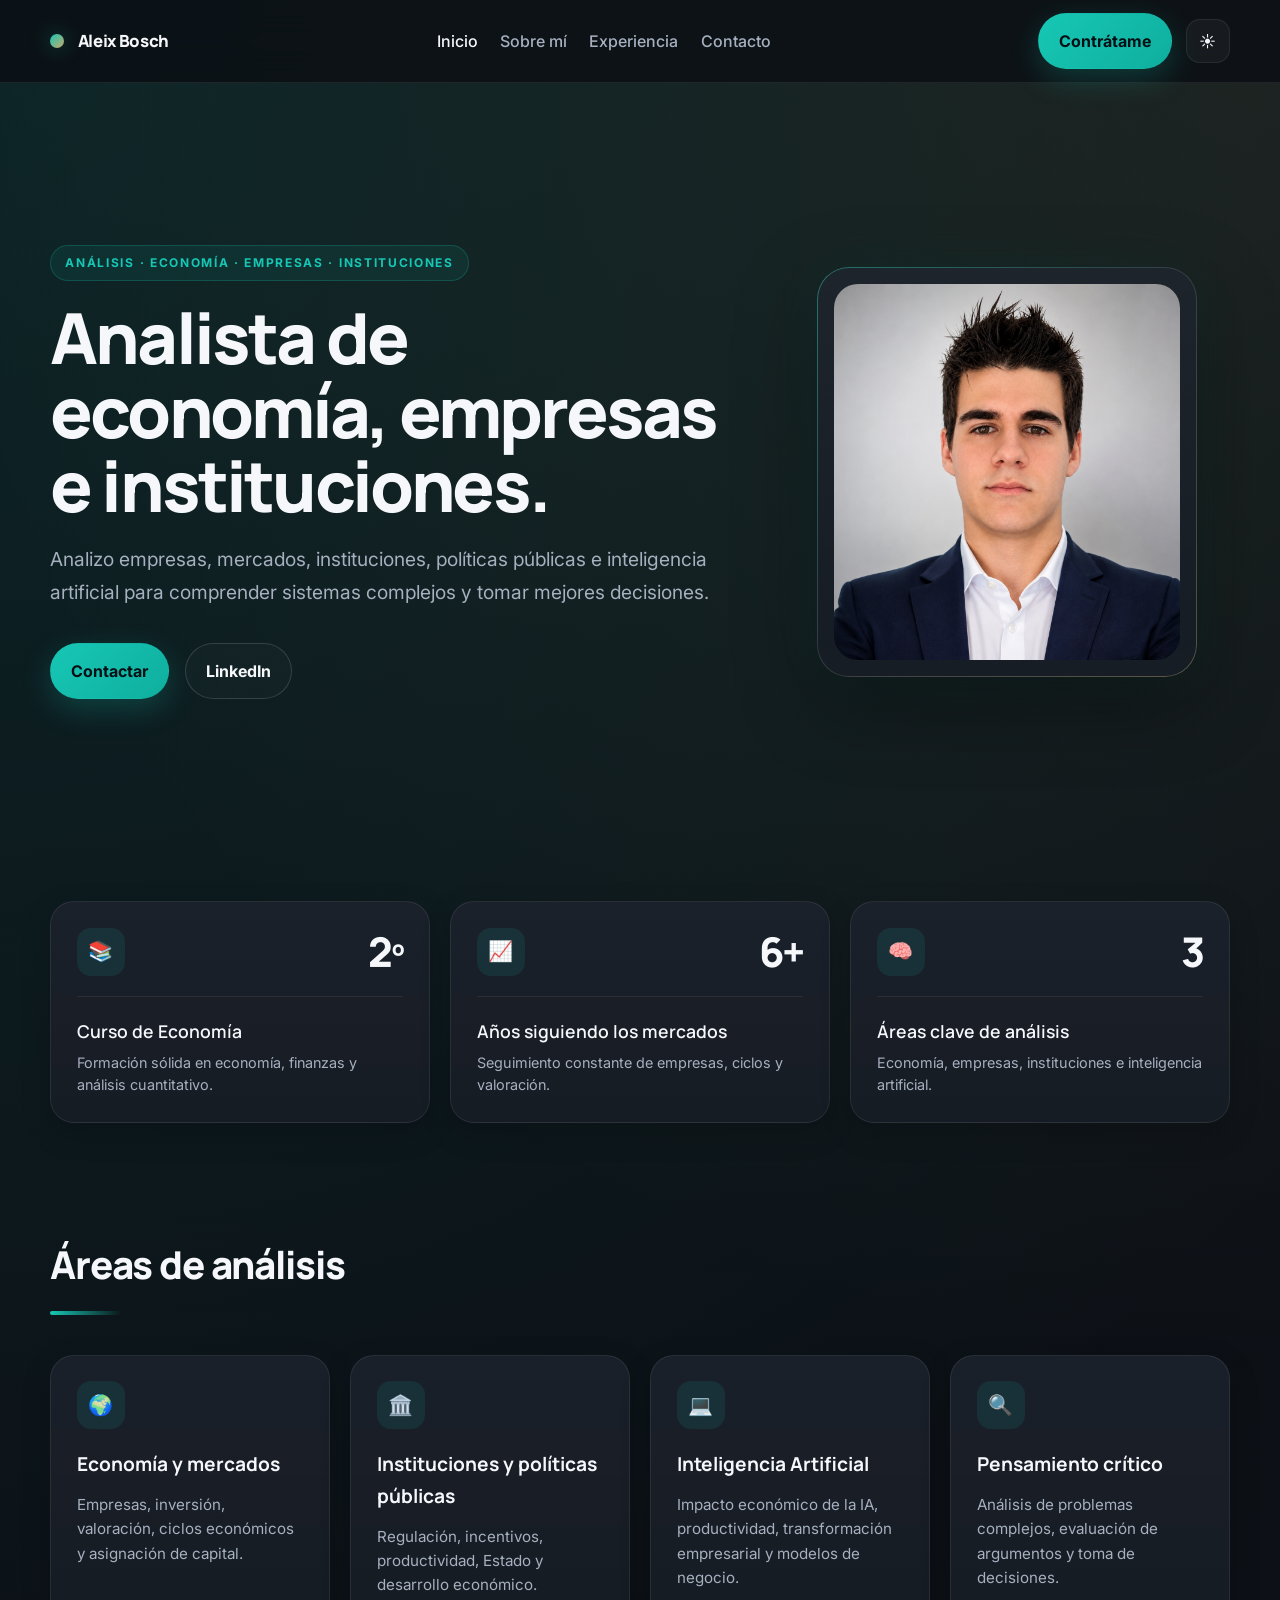
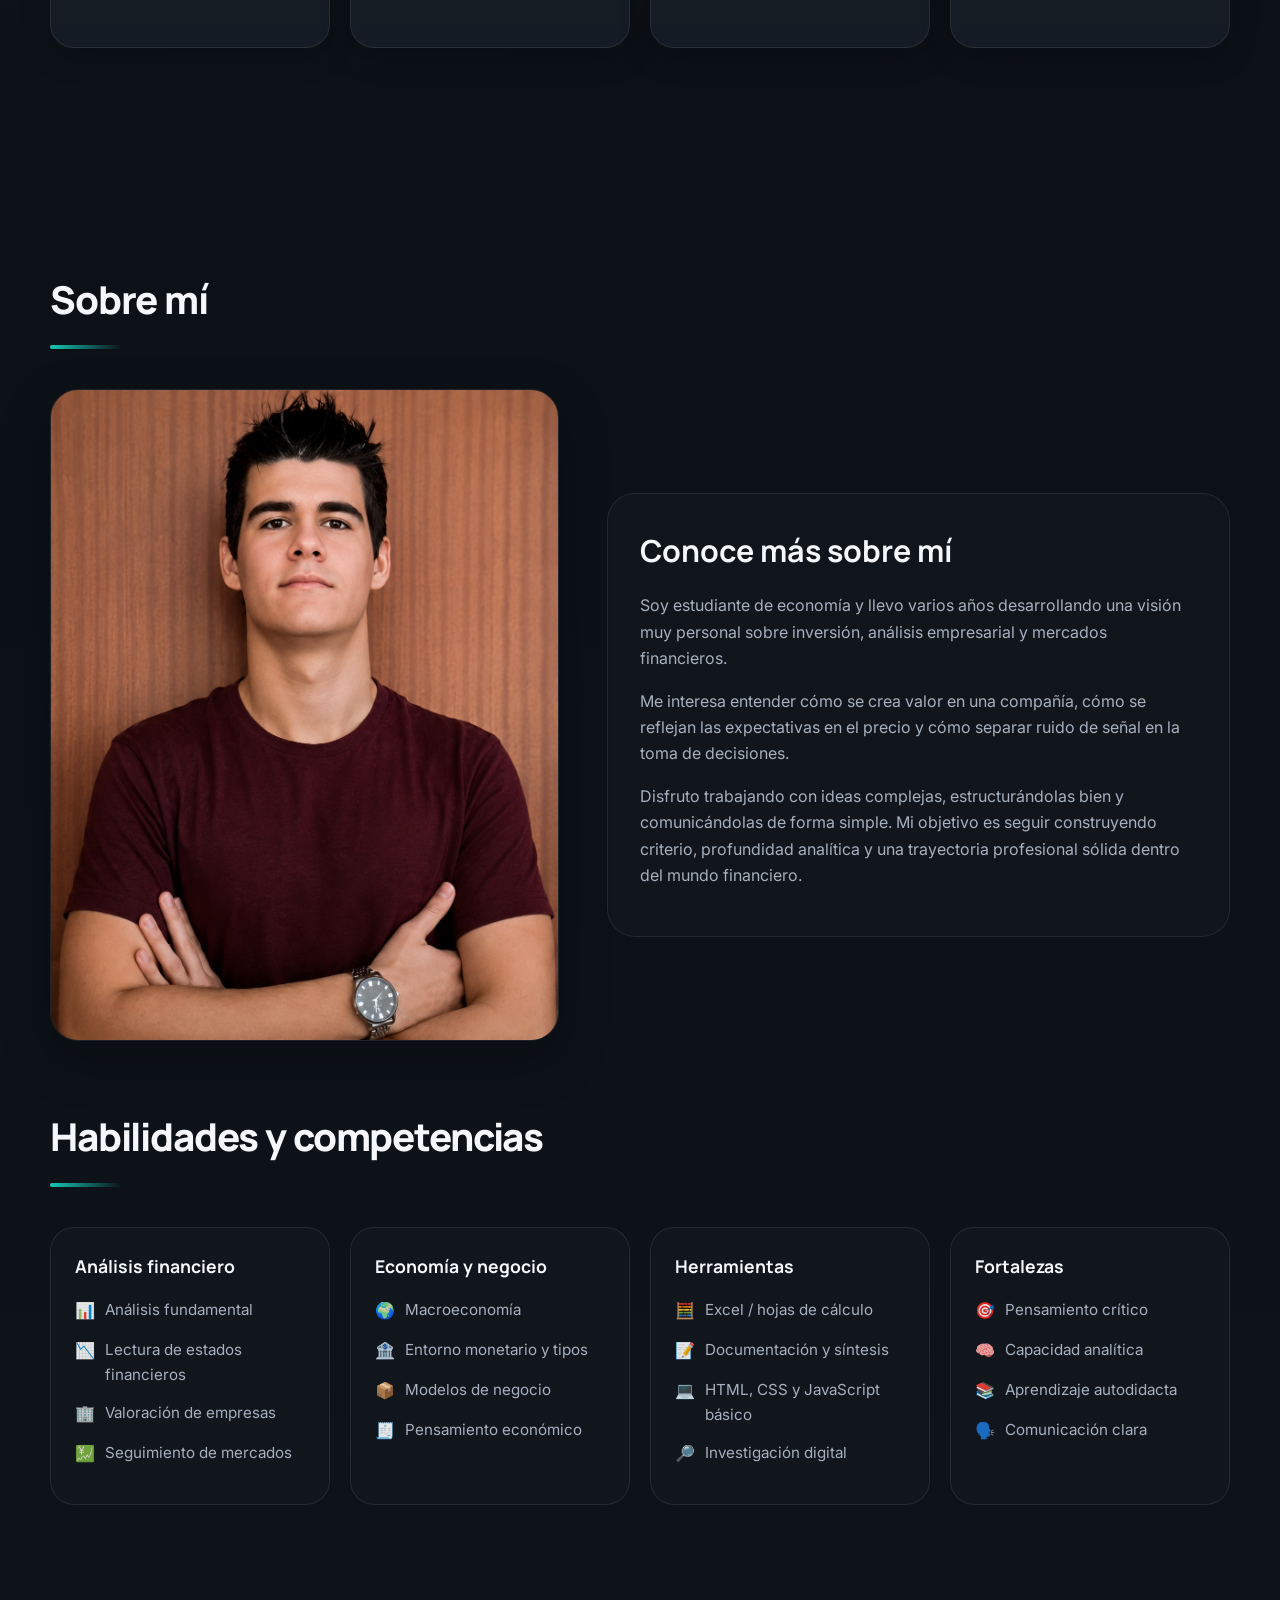
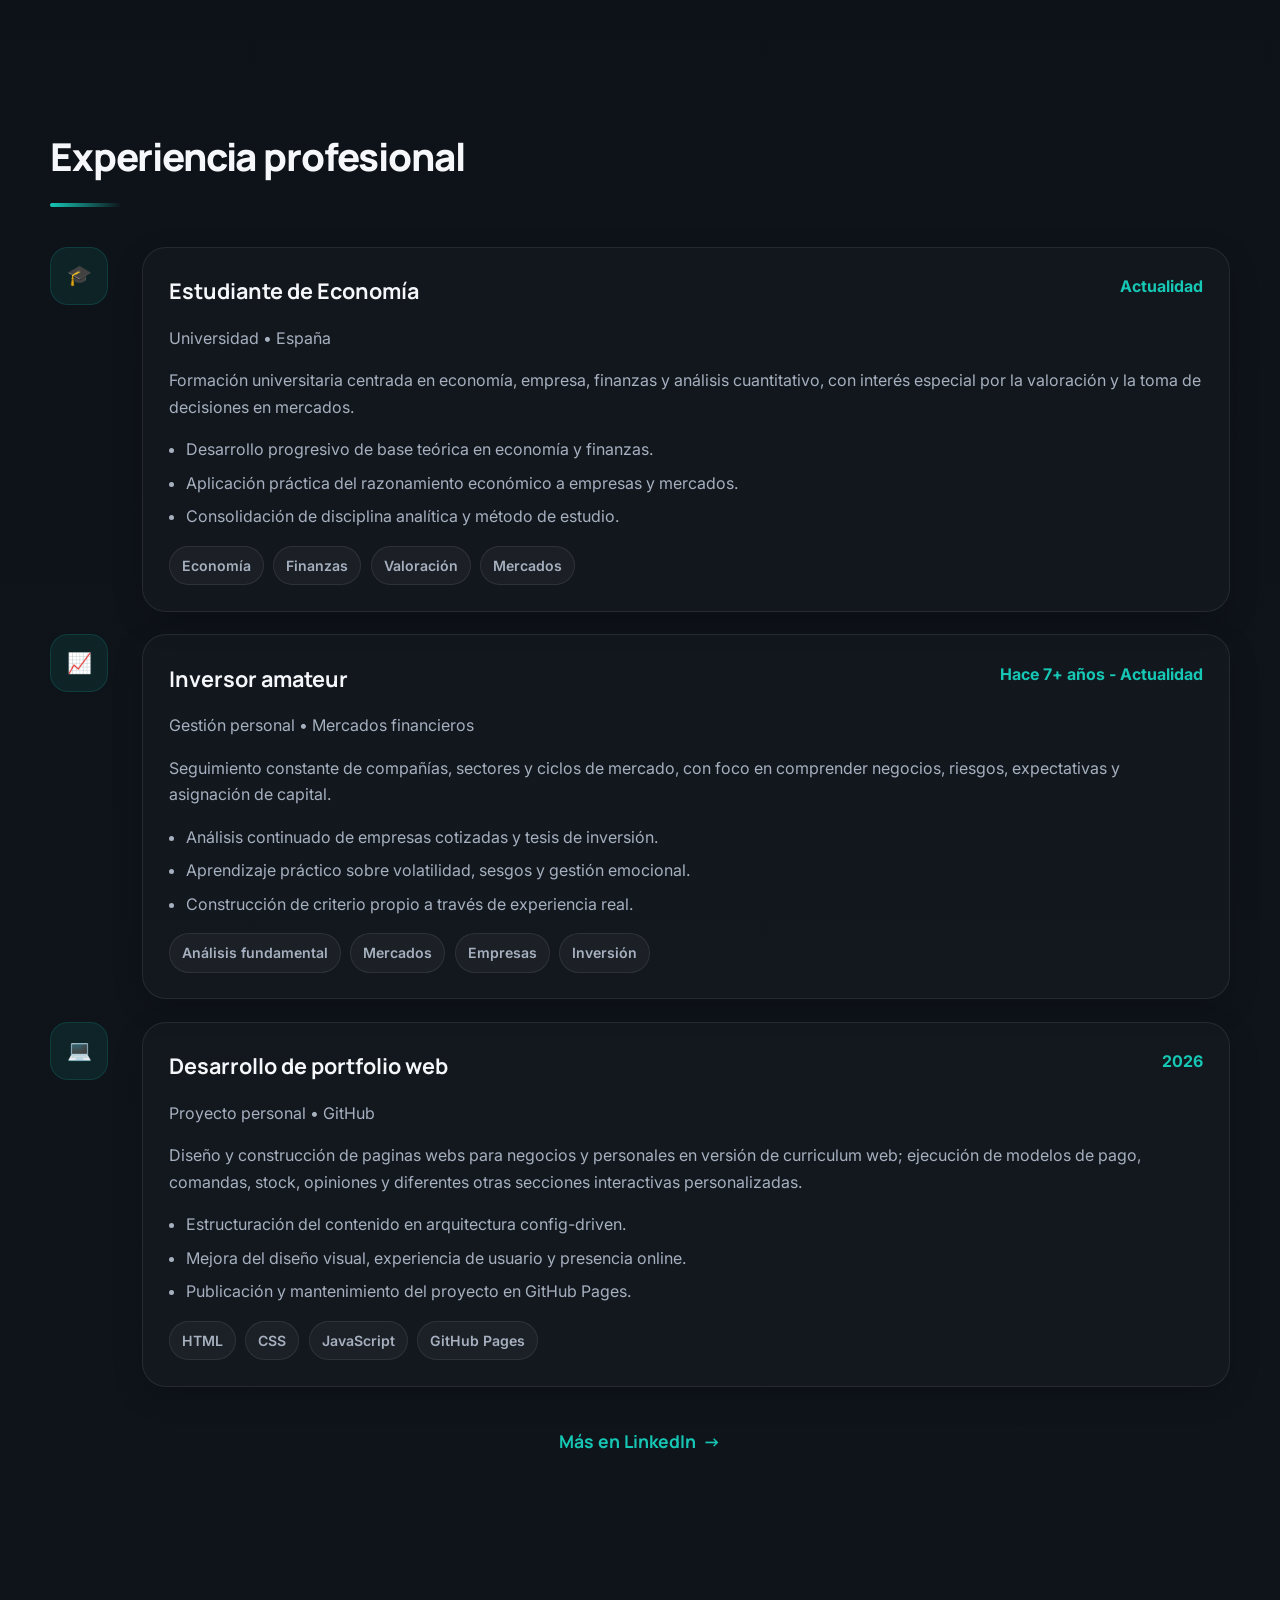
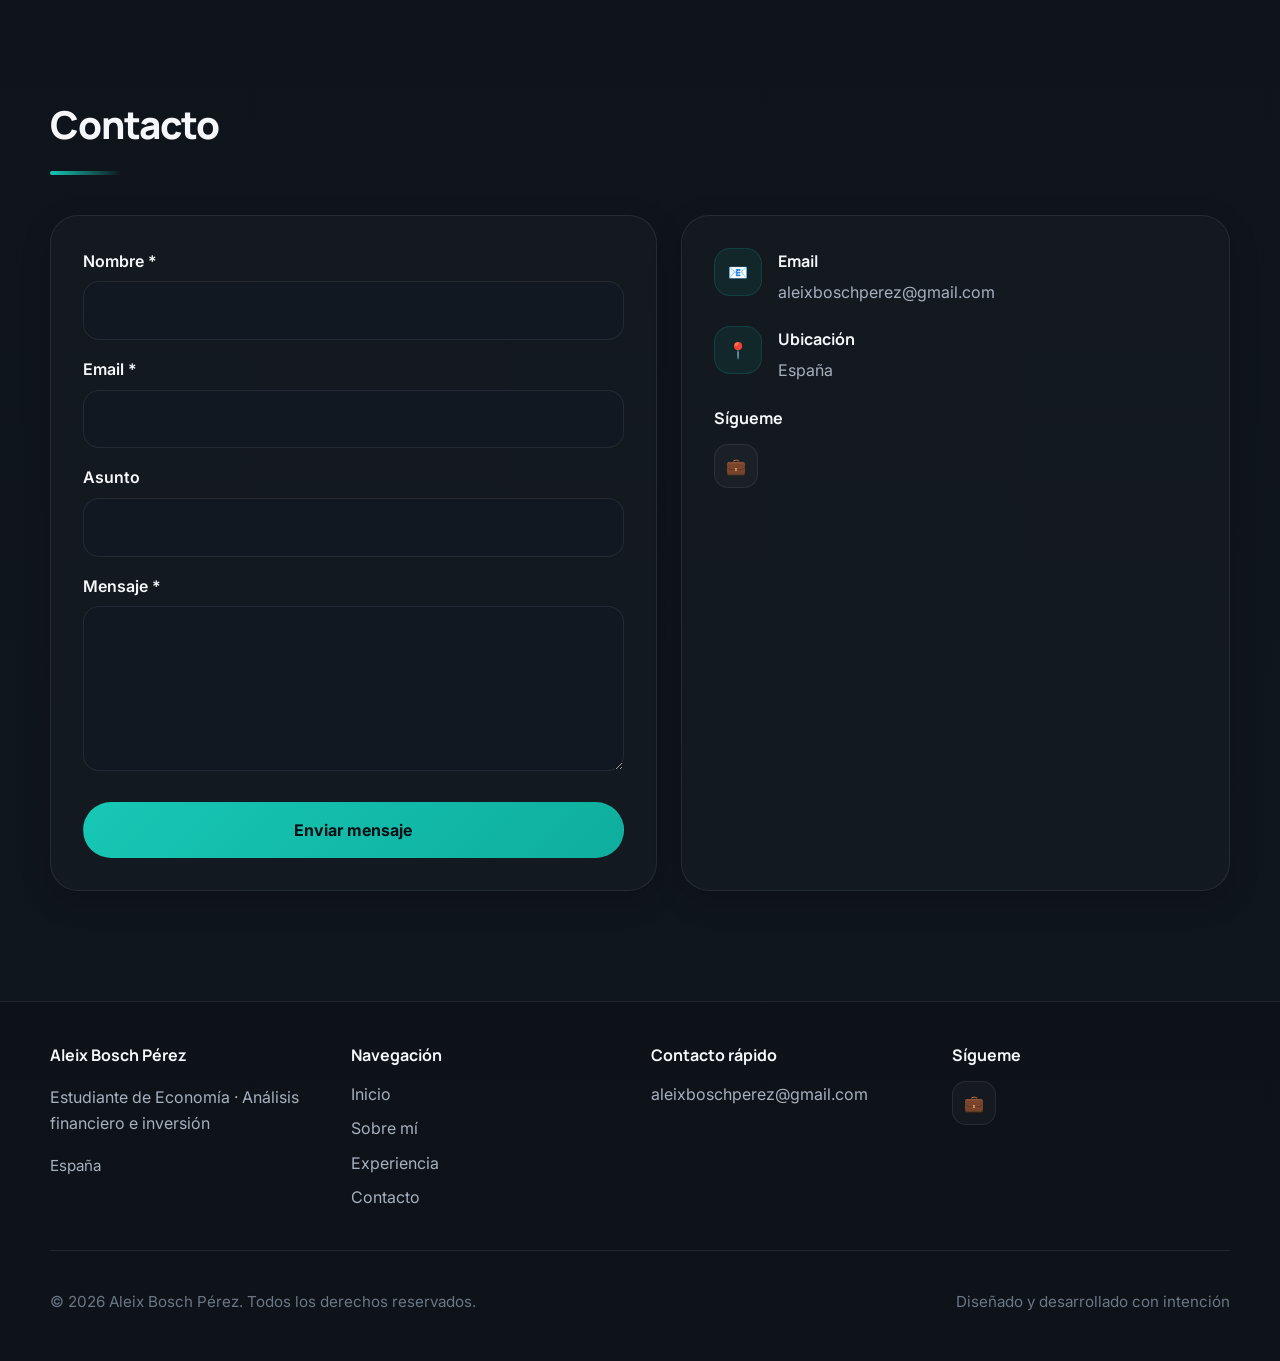
<file: index.html>
<!DOCTYPE html>
<html lang="es">
<head>
    <meta charset="UTF-8">
    <meta name="viewport" content="width=device-width, initial-scale=1.0">

    <!-- SEO -->
    <meta
        name="description"
        content="Aleix Bosch Pérez - Economista e Inversor especializado en análisis financiero, valoración de empresas y mercados."
    >
    <meta
        name="keywords"
        content="economista, inversor, análisis financiero, análisis fundamental, valoración de empresas, mercados financieros, portfolio, Aleix Bosch"
    >
    <meta name="author" content="Aleix Bosch Pérez">
    <meta name="robots" content="index, follow">
    <meta name="theme-color" content="#0b0f14">
    <link rel="canonical" href="https://aleixbbpp.github.io/CURRICULUMWEB2/">
    <link rel="manifest" href="site.webmanifest">

    <!-- Open Graph -->
    <meta property="og:title" content="Aleix Bosch Pérez - Economista e Inversor">
    <meta
        property="og:description"
        content="Portfolio profesional de Aleix Bosch Pérez. Economía, inversión, análisis empresarial y proyectos digitales."
    >
    <meta
        property="og:image"
        content="https://aleixbbpp.github.io/CURRICULUMWEB2/assets/images/avatar.jpg"
    >
    <meta property="og:url" content="https://aleixbbpp.github.io/CURRICULUMWEB2/">
    <meta property="og:type" content="website">
    <meta property="og:locale" content="es_ES">
    <meta property="og:site_name" content="Aleix Bosch Pérez">
    <meta property="og:image:alt" content="Retrato de Aleix Bosch Pérez">

    <!-- Twitter Card -->
    <meta name="twitter:card" content="summary_large_image">
    <meta name="twitter:title" content="Aleix Bosch Pérez - Portfolio Profesional">
    <meta
        name="twitter:description"
        content="Economista e inversor especializado en análisis financiero y mercados."
    >
    <meta
        name="twitter:image"
        content="https://aleixbbpp.github.io/CURRICULUMWEB2/assets/images/avatar.jpg"
    >

    <title>Aleix Bosch Pérez - Economista e Inversor | Portfolio Profesional</title>

    <!-- Google Fonts -->
    <link rel="preconnect" href="https://fonts.googleapis.com">
    <link rel="preconnect" href="https://fonts.gstatic.com" crossorigin>
    <link
        href="https://fonts.googleapis.com/css2?family=Inter:wght@400;500;600;700;800&family=Manrope:wght@500;600;700;800&display=swap"
        rel="stylesheet"
    >

    <!-- AOS -->
    <link href="https://unpkg.com/aos@2.3.1/dist/aos.css" rel="stylesheet">

    <!-- CSS -->
    <link rel="stylesheet" href="css/styles.css">

    <!-- JSON-LD: Person -->
    <script type="application/ld+json">
    {
      "@context": "https://schema.org",
      "@type": "Person",
      "name": "Aleix Bosch Pérez",
      "url": "https://aleixbbpp.github.io/CURRICULUMWEB2/",
      "image": "https://aleixbbpp.github.io/CURRICULUMWEB2/assets/images/avatar.jpg",
      "jobTitle": "Estudiante de Economía · Análisis financiero e inversión",
      "email": "mailto:aleixboschperez@gmail.com",
      "nationality": "ES",
      "sameAs": ["https://github.com/AleixBBPP"],
      "knowsAbout": ["Análisis fundamental", "Valoración de empresas", "Macroeconomía", "Mercados financieros"]
    }
    </script>
</head>
<body class="theme-premium">
    <a href="#main-content" class="skip-link">Saltar al contenido</a>

    <!-- LOADER -->
    <div id="loader" class="loader" aria-hidden="true">
        <div class="spinner"></div>
    </div>

    <!-- PROGRESS BAR -->
    <div class="scroll-progress" id="scroll-progress"></div>

    <!-- NAVBAR -->
    <nav id="navbar" class="navbar">
        <div class="container">
            <a href="#home" class="logo" aria-label="Ir al inicio">
                <span class="logo-mark"></span>
                <span class="logo-text">Aleix Bosch</span>
            </a>

            <button
                class="menu-toggle"
                id="menu-toggle"
                aria-label="Abrir menú"
                aria-expanded="false"
                aria-controls="nav-menu"
            >
                <span></span>
                <span></span>
                <span></span>
            </button>

            <ul class="nav-menu" id="nav-menu">
                <li><a href="#home" class="nav-link">Inicio</a></li>
                <li><a href="#about" class="nav-link">Sobre mí</a></li>
                <li><a href="#experience" class="nav-link">Experiencia</a></li>
                <li><a href="#contact" class="nav-link">Contacto</a></li>
            </ul>

            <div class="nav-actions">
                <a href="#contact" class="btn-nav-cta">Contrátame</a>
                <button class="theme-toggle" id="theme-toggle" aria-label="Cambiar tema">
                    <span class="theme-icon">🌙</span>
                </button>
            </div>
        </div>
    </nav>

    <!-- MAIN -->
    <main id="main-content">

        <!-- HERO -->
        <section id="home" class="section section-home">
            <div class="container">
                <div class="hero-content" id="hero-content">
                    <!-- main.js renderiza aquí -->
                </div>
            </div>
        </section>

        <!-- STATS -->
        <section class="section section-stats">
            <div class="container">
                <div class="stats-grid" id="stats-grid">
                    <!-- main.js renderiza aquí -->
                </div>
            </div>
        </section>

        <!-- ÁREAS DE ANÁLISIS -->
        <section id="areas" class="section section-areas">
            <div class="container">
                <h2 class="section-title" data-aos="fade-up">Áreas de análisis</h2>
                <div class="areas-grid" id="areas-grid">
                    <!-- main.js renderiza aquí -->
                </div>
            </div>
        </section>

        <!-- ABOUT -->
        <section id="about" class="section section-about">
            <div class="container">
                <h2 class="section-title" data-aos="fade-up">Sobre mí</h2>
                <div id="about-content">
                    <!-- main.js renderiza aquí -->
                </div>
            </div>
        </section>

        <!-- EXPERIENCE -->
        <section id="experience" class="section section-experience">
            <div class="container">
                <h2 class="section-title" data-aos="fade-up">Experiencia profesional</h2>
                <div id="experience-content">
                    <!-- main.js renderiza aquí -->
                </div>
            </div>
        </section>
        <!-- CONTACT -->
        <section id="contact" class="section section-contact">
            <div class="container">
                <h2 class="section-title" data-aos="fade-up">Contacto</h2>
                <div id="contact-content">
                    <!-- main.js renderiza aquí -->
                </div>
            </div>
        </section>

    </main>

    <!-- FOOTER -->
    <footer class="footer" id="footer">
        <!-- main.js renderiza aquí -->
    </footer>


    <!-- BACK TO TOP -->
    <button class="back-to-top" id="back-to-top" aria-label="Volver arriba">
        ↑
    </button>

    <!-- SCRIPTS -->
    <script src="https://unpkg.com/aos@2.3.1/dist/aos.js" defer></script>
    <script src="js/config.js" defer></script>
    <script src="js/main.js" defer></script>
</body>
</html>
</file>
<file: css/styles.css>
:root {
    --radius-sm: 12px;
    --radius-md: 18px;
    --radius-lg: 28px;
    --radius-full: 999px;

    --container: 1180px;

    --space-xs: 0.5rem;
    --space-sm: 0.875rem;
    --space-md: 1.25rem;
    --space-lg: 2rem;
    --space-xl: 3rem;
    --space-2xl: 5rem;

    --font-display: 'Manrope', sans-serif;
    --font-body: 'Inter', sans-serif;

    --transition: 0.28s ease;
}

/* Accessibility: skip link */
.skip-link {
    position: absolute;
    left: -9999px;
    top: 0;
    background: #0b0f14;
    color: #fff;
    padding: 0.75rem 1rem;
    z-index: 10000;
    border-radius: 0 0 8px 0;
    text-decoration: none;
    font-weight: 600;
}
.skip-link:focus {
    left: 0;
    outline: 2px solid #17c7b5;
    outline-offset: 2px;
}
html[data-theme="dark"] {
    --color-bg: #0b0f14;
    --color-bg-soft: #10161d;
    --color-surface: #121821;
    --color-surface-2: #18212b;
    --color-surface-3: #1d2833;

    --color-text: #f5f7fa;
    --color-text-secondary: #a6b0bf;
    --color-text-muted: #6b7686;

    --color-primary: #17c7b5;
    --color-primary-hover: #10b3a3;
    --color-accent: #c8a96b;

    --color-border: rgba(255, 255, 255, 0.08);
    --color-border-strong: rgba(255, 255, 255, 0.14);

    --shadow-sm: 0 10px 30px rgba(0, 0, 0, 0.18);
    --shadow-md: 0 18px 50px rgba(0, 0, 0, 0.28);
    --shadow-lg: 0 24px 80px rgba(0, 0, 0, 0.38);

}

html[data-theme="light"] {
    --color-bg: #f3f6f8;
    --color-bg-soft: #ffffff;
    --color-surface: #ffffff;
    --color-surface-2: #edf2f6;
    --color-surface-3: #e7edf2;

    --color-text: #0f1720;
    --color-text-secondary: #465363;
    --color-text-muted: #738091;

    --color-primary: #0f8f84;
    --color-primary-hover: #0c786f;
    --color-accent: #b28746;

    --color-border: rgba(15, 23, 32, 0.08);
    --color-border-strong: rgba(15, 23, 32, 0.14);

    --shadow-sm: 0 10px 24px rgba(15, 23, 32, 0.06);
    --shadow-md: 0 18px 40px rgba(15, 23, 32, 0.1);
    --shadow-lg: 0 24px 60px rgba(15, 23, 32, 0.14);

}
html {
    scroll-behavior: smooth;
}

*,
*::before,
*::after {
    box-sizing: border-box;
}

body.theme-premium {
    margin: 0;
    font-family: var(--font-body);
    background:
        radial-gradient(circle at top left, color-mix(in srgb, var(--color-primary) 12%, transparent), transparent 28%),
        radial-gradient(circle at top right, color-mix(in srgb, var(--color-accent) 10%, transparent), transparent 22%),
        linear-gradient(180deg, var(--color-bg) 0%, var(--color-bg-soft) 100%);
    color: var(--color-text);
    line-height: 1.65;
    min-height: 100vh;
    transition: background var(--transition), color var(--transition);
}

img {
    max-width: 100%;
    display: block;
    height: auto;
}

a {
    color: inherit;
    text-decoration: none;
}

button,
input,
textarea {
    font: inherit;
}

ul,
ol {
    margin: 0;
    padding: 0;
}

.container {
    width: min(100% - 2rem, var(--container));
    margin: 0 auto;
}

.section {
    position: relative;
    padding: 110px 0;
}

.section-title {
    font-family: var(--font-display);
    font-size: clamp(2rem, 3vw, 3rem);
    font-weight: 800;
    letter-spacing: -0.03em;
    margin: 0 0 2.5rem;
    text-align: left;
}

.section-title::after {
    content: "";
    display: block;
    width: 72px;
    height: 4px;
    margin-top: 14px;
    border-radius: 999px;
    background: linear-gradient(90deg, var(--color-primary), transparent);
}

.highlight {
    color: var(--color-primary);
}

/* ====================================
   LOADER
==================================== */
.loader {
    position: fixed;
    inset: 0;
    background: rgba(11, 15, 20, 0.96);
    display: grid;
    place-items: center;
    z-index: 9999;
    transition: opacity 0.4s ease, visibility 0.4s ease;
}

.loader.hidden {
    opacity: 0;
    visibility: hidden;
}

.spinner {
    width: 54px;
    height: 54px;
    border-radius: 50%;
    border: 3px solid rgba(255, 255, 255, 0.08);
    border-top-color: var(--color-primary);
    animation: spin 0.8s linear infinite;
}

/* ====================================
   NAVBAR
==================================== */
.navbar {
    position: sticky;
    top: 0;
    z-index: 1000;
    background: color-mix(in srgb, var(--color-bg) 82%, transparent);
    border-bottom: 1px solid var(--color-border);
    backdrop-filter: blur(18px);
    -webkit-backdrop-filter: blur(18px);
    transition: background var(--transition), border-color var(--transition), box-shadow var(--transition);
}

.navbar.scrolled {
    background: color-mix(in srgb, var(--color-bg) 92%, transparent);
    box-shadow: var(--shadow-sm);
}

.navbar .container {
    min-height: 82px;
    display: flex;
    align-items: center;
    justify-content: space-between;
    gap: 1rem;
}

.logo {
    display: inline-flex;
    align-items: center;
    gap: 0.85rem;
    font-family: var(--font-display);
    font-weight: 800;
    font-size: 1.05rem;
    letter-spacing: -0.02em;
}

.logo-mark {
    width: 14px;
    height: 14px;
    border-radius: 50%;
    background: linear-gradient(135deg, var(--color-primary), var(--color-accent));
    box-shadow: 0 0 20px rgba(23, 199, 181, 0.35);
    flex-shrink: 0;
}

.logo-text {
    color: var(--color-text);
}

.nav-menu {
    display: flex;
    align-items: center;
    gap: 1.4rem;
    list-style: none;
}

.nav-link {
    color: var(--color-text-secondary);
    font-weight: 500;
    transition: color var(--transition);
    position: relative;
}

.nav-link:hover,
.nav-link.active {
    color: var(--color-text);
}

.nav-actions {
    display: flex;
    align-items: center;
    gap: 0.85rem;
}

.btn-nav-cta,
.btn,
button.btn {
    display: inline-flex;
    align-items: center;
    justify-content: center;
    gap: 0.5rem;
    min-height: 46px;
    padding: 0.85rem 1.25rem;
    border-radius: var(--radius-full);
    font-weight: 700;
    border: 1px solid transparent;
    transition:
        transform var(--transition),
        background var(--transition),
        border-color var(--transition),
        color var(--transition),
        box-shadow var(--transition);
    cursor: pointer;
}

.btn-nav-cta,
.btn-primary {
    background: linear-gradient(135deg, var(--color-primary), #0fae9e);
    color: #051014;
    box-shadow: 0 10px 30px rgba(23, 199, 181, 0.22);
}

.btn-nav-cta:hover,
.btn-primary:hover {
    transform: translateY(-2px);
    background: linear-gradient(135deg, #22dbc7, var(--color-primary-hover));
}

.btn-secondary {
    background: rgba(255, 255, 255, 0.02);
    color: var(--color-text);
    border-color: var(--color-border-strong);
}

.btn-secondary:hover {
    transform: translateY(-2px);
    background: rgba(255, 255, 255, 0.04);
    border-color: rgba(255, 255, 255, 0.22);
}

.theme-toggle,
.menu-toggle {
    background: rgba(255, 255, 255, 0.04);
    border: 1px solid var(--color-border);
    color: var(--color-text);
    border-radius: 14px;
}

.theme-toggle {
    width: 44px;
    height: 44px;
    display: grid;
    place-items: center;
}

.theme-icon {
    line-height: 1;
}

/* ====================================
   HERO
==================================== */
.section-home {
    padding-top: 70px;
    min-height: calc(100vh - 82px);
    display: flex;
    align-items: center;
}

.hero-shell {
    display: grid;
    grid-template-columns: 1.2fr 0.8fr;
    gap: 4rem;
    align-items: center;
}

.hero-copy {
    animation: hero-fade-in 0.9s cubic-bezier(0.22, 0.61, 0.36, 1) both;
}

.hero-visual {
    display: flex;
    justify-content: center;
    animation: hero-fade-in 0.9s cubic-bezier(0.22, 0.61, 0.36, 1) 0.15s both;
}

.hero-kicker {
    display: inline-flex;
    margin-bottom: 1.25rem;
    padding: 0.45rem 0.9rem;
    border-radius: var(--radius-full);
    border: 1px solid rgba(23, 199, 181, 0.22);
    background: rgba(23, 199, 181, 0.08);
    color: var(--color-primary);
    font-size: 0.75rem;
    font-weight: 700;
    letter-spacing: 0.14em;
    text-transform: uppercase;
}

.hero-greeting {
    font-family: var(--font-display);
    font-size: clamp(2.6rem, 5.5vw, 4.4rem);
    line-height: 1.05;
    font-weight: 800;
    letter-spacing: -0.04em;
    margin: 0 0 1.25rem;
    max-width: 16ch;
}

.hero-subtitle {
    max-width: 60ch;
    font-size: clamp(1.05rem, 1.5vw, 1.2rem);
    line-height: 1.7;
    color: var(--color-text-secondary);
    margin-bottom: 2.2rem;
}

.hero-cta {
    display: flex;
    flex-wrap: wrap;
    gap: 1rem;
    align-items: center;
}

.btn-arrow {
    display: inline-block;
    margin-left: 0.25rem;
    transition: transform 0.2s ease;
}

.btn-primary:hover .btn-arrow,
.btn-primary:focus-visible .btn-arrow {
    transform: translateX(4px);
}


.hero-avatar-wrap {
    width: min(100%, 380px);
    aspect-ratio: 1 / 1.08;
    padding: 1rem;
    border-radius: 32px;
    background:
        linear-gradient(180deg, rgba(255,255,255,0.05), rgba(255,255,255,0.02)),
        rgba(18, 24, 33, 0.92);
    border: 1px solid var(--color-border);
    box-shadow:
        var(--shadow-lg),
        0 0 60px rgba(23, 199, 181, 0.08);
    position: relative;
    animation: hero-float 6s ease-in-out infinite;
}

.hero-avatar-wrap::before {
    content: "";
    position: absolute;
    inset: -1px;
    border-radius: inherit;
    padding: 1px;
    background: linear-gradient(
        135deg,
        rgba(23, 199, 181, 0.45),
        rgba(255, 255, 255, 0.05),
        rgba(200, 169, 107, 0.3)
    );
    -webkit-mask: linear-gradient(#fff 0 0) content-box, linear-gradient(#fff 0 0);
    -webkit-mask-composite: xor;
            mask-composite: exclude;
}

.hero-avatar-wrap::after {
    content: "";
    position: absolute;
    inset: -20px;
    border-radius: 44px;
    background: radial-gradient(circle at center, rgba(23, 199, 181, 0.12), transparent 65%);
    z-index: -1;
    opacity: 0.55;
    pointer-events: none;
}

.hero-avatar-wrap img {
    width: 100%;
    height: 100%;
    object-fit: cover;
    border-radius: 24px;
}

@keyframes hero-fade-in {
    from {
        opacity: 0;
        transform: translateY(18px);
    }
    to {
        opacity: 1;
        transform: translateY(0);
    }
}

@keyframes hero-float {
    0%, 100% {
        transform: translateY(0);
    }
    50% {
        transform: translateY(-8px);
    }
}

/* ====================================
   STATS
==================================== */
.section-stats {
    padding-top: 0;
}

.stats-grid {
    display: grid;
    grid-template-columns: repeat(3, 1fr);
    gap: 1.25rem;
}

.stat-card {
    display: flex;
    flex-direction: column;
    padding: 1.6rem;
    background:
        linear-gradient(180deg, rgba(255, 255, 255, 0.04), rgba(255, 255, 255, 0.015)),
        var(--color-surface);
    border: 1px solid var(--color-border);
    border-radius: 24px;
    box-shadow: var(--shadow-sm);
    transition: transform var(--transition), border-color var(--transition), box-shadow var(--transition);
}

.stat-card:hover {
    transform: translateY(-6px);
    border-color: rgba(23, 199, 181, 0.28);
    box-shadow:
        var(--shadow-md),
        0 0 0 1px rgba(23, 199, 181, 0.08);
}

.stat-card-top {
    display: flex;
    align-items: center;
    justify-content: space-between;
    gap: 1rem;
    margin-bottom: 1.25rem;
}

.stat-icon {
    display: inline-flex;
    width: 48px;
    height: 48px;
    align-items: center;
    justify-content: center;
    border-radius: 14px;
    background: rgba(23, 199, 181, 0.1);
    font-size: 1.25rem;
    flex-shrink: 0;
}

.stat-number {
    font-family: var(--font-display);
    font-size: clamp(2.2rem, 3.2vw, 3.2rem);
    font-weight: 800;
    letter-spacing: -0.04em;
    color: var(--color-text);
    line-height: 1;
    text-align: right;
}

.stat-card-body {
    margin-top: auto;
    padding-top: 1.25rem;
    border-top: 1px solid var(--color-border);
}

.stat-label {
    display: block;
    font-family: var(--font-display);
    font-size: 1.1rem;
    font-weight: 600;
    color: var(--color-text);
    margin-bottom: 0.4rem;
}

.stat-description {
    color: var(--color-text-secondary);
    font-size: 0.9rem;
    line-height: 1.55;
    margin: 0;
}

/* ====================================
   ÁREAS DE ANÁLISIS
==================================== */
.section-areas {
    padding-top: 0;
}

.areas-grid {
    display: grid;
    grid-template-columns: repeat(4, 1fr);
    gap: 1.25rem;
}

.area-card {
    display: flex;
    flex-direction: column;
    padding: 1.6rem;
    background:
        linear-gradient(180deg, rgba(255, 255, 255, 0.035), rgba(255, 255, 255, 0.01)),
        var(--color-surface);
    border: 1px solid var(--color-border);
    border-radius: 24px;
    box-shadow: var(--shadow-sm);
    transition: transform var(--transition), border-color var(--transition), box-shadow var(--transition);
}

.area-card:hover {
    transform: translateY(-6px);
    border-color: rgba(23, 199, 181, 0.28);
    box-shadow:
        var(--shadow-md),
        0 0 0 1px rgba(23, 199, 181, 0.08);
}

.area-icon {
    display: inline-flex;
    width: 48px;
    height: 48px;
    align-items: center;
    justify-content: center;
    border-radius: 14px;
    background: rgba(23, 199, 181, 0.1);
    margin-bottom: 1.25rem;
    font-size: 1.25rem;
    flex-shrink: 0;
}

.area-card-body {
    display: flex;
    flex-direction: column;
    flex-grow: 1;
}

.area-title {
    font-family: var(--font-display);
    font-size: 1.2rem;
    font-weight: 700;
    color: var(--color-text);
    margin: 0 0 0.75rem;
}

.area-description {
    color: var(--color-text-secondary);
    font-size: 0.95rem;
    line-height: 1.6;
    margin: 0 0 1.5rem;
    flex-grow: 1;
}


/* ====================================
   ABOUT
==================================== */
.about-grid {
    display: grid;
    grid-template-columns: 0.9fr 1.1fr;
    gap: 3rem;
    align-items: center;
}

.about-image {
    position: relative;
}

.about-image img {
    width: 100%;
    border-radius: 28px;
    border: 1px solid var(--color-border);
    box-shadow: var(--shadow-md);
    object-fit: cover;
}

.about-text {
    background: rgba(255, 255, 255, 0.02);
    border: 1px solid var(--color-border);
    border-radius: 28px;
    padding: 2rem;
}

.about-text h3 {
    font-family: var(--font-display);
    font-size: 1.9rem;
    margin: 0 0 1rem;
}

.about-text p {
    color: var(--color-text-secondary);
    margin-bottom: 1rem;
}

.skills-section {
    margin-top: 4rem;
}

.skills-categories-grid {
    display: grid;
    grid-template-columns: repeat(4, 1fr);
    gap: 1.25rem;
}

.skill-category-card {
    background: rgba(255, 255, 255, 0.02);
    border: 1px solid var(--color-border);
    border-radius: 24px;
    padding: 1.5rem;
    transition: transform var(--transition), border-color var(--transition), box-shadow var(--transition);
}

.skill-category-card:hover {
    transform: translateY(-4px);
    border-color: rgba(23, 199, 181, 0.2);
    box-shadow: var(--shadow-sm);
}

.skill-category-title {
    font-family: var(--font-display);
    font-size: 1.1rem;
    margin: 0 0 1rem;
}

.skill-list {
    list-style: none;
}

.skill-list-item {
    display: flex;
    align-items: flex-start;
    gap: 0.65rem;
    color: var(--color-text-secondary);
    margin-bottom: 0.85rem;
}

.skill-icon {
    opacity: 0.9;
}

.skill-name {
    font-size: 0.95rem;
}

/* ====================================
   EXPERIENCE
==================================== */
.experience-timeline {
    position: relative;
    display: grid;
    gap: 1.4rem;
}

.experience-item {
    display: grid;
    grid-template-columns: 72px 1fr;
    gap: 1.25rem;
    align-items: start;
}

.experience-icon {
    width: 58px;
    height: 58px;
    border-radius: 18px;
    display: grid;
    place-items: center;
    background: rgba(23, 199, 181, 0.09);
    border: 1px solid rgba(23, 199, 181, 0.16);
    font-size: 1.25rem;
}

.experience-content {
    background: rgba(255, 255, 255, 0.02);
    border: 1px solid var(--color-border);
    border-radius: 24px;
    padding: 1.6rem;
    box-shadow: var(--shadow-sm);
}

.experience-header {
    display: flex;
    align-items: flex-start;
    justify-content: space-between;
    gap: 1rem;
    margin-bottom: 0.5rem;
}

.experience-title {
    font-family: var(--font-display);
    font-size: 1.35rem;
    margin: 0;
}

.experience-period {
    color: var(--color-primary);
    font-weight: 700;
    white-space: nowrap;
}

.experience-company,
.experience-description {
    color: var(--color-text-secondary);
}

.experience-company {
    margin-bottom: 0.8rem;
}

.experience-achievements {
    margin: 1rem 0 0;
    padding-left: 1.1rem;
    color: var(--color-text-secondary);
}

.experience-achievements li {
    margin-bottom: 0.45rem;
}

.experience-tags {
    display: flex;
    flex-wrap: wrap;
    gap: 0.6rem;
    margin-top: 1rem;
}

.experience-tag {
    display: inline-flex;
    align-items: center;
    min-height: 34px;
    padding: 0.45rem 0.75rem;
    border-radius: var(--radius-full);
    background: rgba(255, 255, 255, 0.04);
    border: 1px solid var(--color-border);
    color: var(--color-text-secondary);
    font-size: 0.88rem;
    font-weight: 600;
}

.experience-linkedin {
    text-align: center;
    margin-top: 2.5rem;
    font-family: var(--font-display);
    font-size: 1.1rem;
    font-weight: 700;
}

.experience-linkedin a {
    display: inline-flex;
    align-items: center;
    gap: 0.4rem;
    color: var(--color-primary);
    transition: gap var(--transition), color var(--transition);
}

.experience-linkedin a:hover {
    gap: 0.7rem;
    color: var(--color-primary-hover);
}

.experience-linkedin a span {
    transition: transform 0.2s ease;
}

.experience-linkedin a:hover span {
    transform: translateX(4px);
}

/* ====================================
   CONTACT
==================================== */
.contact-grid {
    display: grid;
    grid-template-columns: 1.05fr 0.95fr;
    gap: 1.5rem;
}

.contact-form,
.contact-info {
    background: rgba(255, 255, 255, 0.02);
    border: 1px solid var(--color-border);
    border-radius: 28px;
    padding: 2rem;
    box-shadow: var(--shadow-sm);
}

.form-group {
    margin-bottom: 1rem;
}

.form-group label {
    display: inline-block;
    margin-bottom: 0.45rem;
    font-weight: 600;
    color: var(--color-text);
}

.form-group input,
.form-group textarea {
    width: 100%;
    border: 1px solid var(--color-border);
    background: var(--color-surface);
    color: var(--color-text);
    border-radius: 16px;
    padding: 0.95rem 1rem;
    outline: none;
    transition: border-color var(--transition), box-shadow var(--transition), background var(--transition);
}

.form-group input:focus,
.form-group textarea:focus {
    border-color: rgba(23, 199, 181, 0.5);
    box-shadow: 0 0 0 4px rgba(23, 199, 181, 0.12);
}

.form-group textarea {
    resize: vertical;
    min-height: 140px;
}

.btn-submit {
    width: 100%;
    background: linear-gradient(135deg, var(--color-primary), #0fae9e);
    color: #051014;
    font-weight: 800;
    margin-top: 0.5rem;
    border: none;
}

.contact-info-item {
    display: flex;
    gap: 1rem;
    align-items: flex-start;
    margin-bottom: 1.3rem;
}

.contact-icon {
    width: 48px;
    height: 48px;
    display: grid;
    place-items: center;
    border-radius: 16px;
    background: rgba(23, 199, 181, 0.08);
    border: 1px solid rgba(23, 199, 181, 0.16);
    flex-shrink: 0;
}

.contact-details h4,
.contact-social h4 {
    margin: 0 0 0.3rem;
    font-family: var(--font-display);
}

.contact-details a,
.contact-details p {
    color: var(--color-text-secondary);
    margin: 0;
}

.social-links {
    display: flex;
    flex-wrap: wrap;
    gap: 0.8rem;
    margin-top: 0.8rem;
}

.social-link {
    width: 44px;
    height: 44px;
    display: grid;
    place-items: center;
    border-radius: 14px;
    background: rgba(255, 255, 255, 0.03);
    border: 1px solid var(--color-border);
    transition: transform var(--transition), border-color var(--transition), background var(--transition);
}

.social-link:hover {
    transform: translateY(-2px);
    border-color: rgba(23, 199, 181, 0.3);
    background: rgba(23, 199, 181, 0.08);
}

/* ====================================
   FOOTER
==================================== */
.footer {
    border-top: 1px solid var(--color-border);
    padding: 2.5rem 0 2rem;
    background: rgba(0, 0, 0, 0.14);
}

.footer-content {
    display: grid;
    grid-template-columns: repeat(4, 1fr);
    gap: 1.4rem;
}

.footer-section h4 {
    font-family: var(--font-display);
    margin: 0 0 0.8rem;
}

.footer-section p,
.footer-links li,
.footer-links a {
    color: var(--color-text-secondary);
}

.footer-links {
    list-style: none;
}

.footer-links li {
    margin-bottom: 0.5rem;
}

.footer-bottom {
    margin-top: 2rem;
    padding-top: 1.4rem;
    border-top: 1px solid var(--color-border);
    display: flex;
    justify-content: space-between;
    gap: 1rem;
    flex-wrap: wrap;
    color: var(--color-text-muted);
    font-size: 0.95rem;
}

/* ====================================
   PROGRESS BAR
==================================== */
.scroll-progress {
    position: fixed;
    top: 0;
    left: 0;
    height: 3px;
    width: 0;
    background: linear-gradient(90deg, var(--color-primary), var(--color-accent));
    z-index: 1300;
}

/* ====================================
   BACK TO TOP
==================================== */
.back-to-top {
    position: fixed;
    right: 22px;
    bottom: 22px;
    width: 52px;
    height: 52px;
    display: grid;
    place-items: center;
    border: none;
    border-radius: 18px;
    background: linear-gradient(135deg, var(--color-primary), #0fae9e);
    color: #051014;
    font-size: 1.2rem;
    font-weight: 800;
    box-shadow: var(--shadow-md);
    opacity: 0;
    visibility: hidden;
    transform: translateY(12px);
    transition: all var(--transition);
    z-index: 999;
    cursor: pointer;
}

.back-to-top.visible {
    opacity: 1;
    visibility: visible;
    transform: translateY(0);
}

/* ====================================
   MENU TOGGLE
==================================== */
.menu-toggle {
    display: none;
    width: 46px;
    height: 46px;
    padding: 0;
    position: relative;
    cursor: pointer;
}

.menu-toggle span {
    position: absolute;
    left: 12px;
    width: 22px;
    height: 2px;
    background: var(--color-text);
    transition: transform var(--transition), opacity var(--transition);
}

.menu-toggle span:nth-child(1) { top: 15px; }
.menu-toggle span:nth-child(2) { top: 22px; }
.menu-toggle span:nth-child(3) { top: 29px; }

.menu-toggle.active span:nth-child(1) {
    transform: translateY(7px) rotate(45deg);
}

.menu-toggle.active span:nth-child(2) {
    opacity: 0;
}

.menu-toggle.active span:nth-child(3) {
    transform: translateY(-7px) rotate(-45deg);
}

/* ====================================
   ANIMACIONES
==================================== */
@keyframes spin {
    to {
        transform: rotate(360deg);
    }
}

/* ====================================
   AOS AJUSTES SUAVES
==================================== */
[data-aos="fade-up"] {
    transition-property: opacity, transform !important;
}

/* ====================================
   RESPONSIVE
==================================== */
@media (max-width: 1100px) {
    .hero-shell,
    .about-grid,
    .contact-grid {
        grid-template-columns: 1fr;
    }

    .skills-categories-grid,
    .areas-grid {
        grid-template-columns: repeat(2, 1fr);
    }


    .footer-content {
        grid-template-columns: repeat(2, 1fr);
    }

    .hero-greeting {
        max-width: none;
    }
}

@media (max-width: 860px) {
    .navbar .container {
        flex-wrap: wrap;
        padding: 0.8rem 0;
    }

    .menu-toggle {
        display: inline-flex;
        align-items: center;
        justify-content: center;
    }

    .nav-menu {
        width: 100%;
        display: none;
        flex-direction: column;
        align-items: flex-start;
        padding: 1rem 0 0.4rem;
        gap: 1rem;
    }

    .nav-menu.active {
        display: flex;
    }

    .nav-actions {
        margin-left: auto;
    }

    .stats-grid,
    .skills-categories-grid,
    .areas-grid,
    .footer-content {
        grid-template-columns: 1fr;
    }


    .experience-item {
        grid-template-columns: 1fr;
    }

    .experience-icon {
        width: 52px;
        height: 52px;
    }

    .experience-header {
        flex-direction: column;
        align-items: flex-start;
    }
}

@media (max-width: 640px) {
    .section {
        padding: 88px 0;
    }

    .hero-cta {
        flex-direction: column;
        align-items: stretch;
    }

    .btn,
    .btn-nav-cta,
    .btn-submit {
        width: 100%;
    }

    .about-text,
    .contact-form,
    .contact-info,
    .experience-content,
    .stat-card,
    .skill-category-card {
        padding: 1.3rem;
    }

    .footer-bottom {
        flex-direction: column;
    }

    .hero-avatar-wrap {
        width: min(100%, 320px);
    }
  }
</file>
